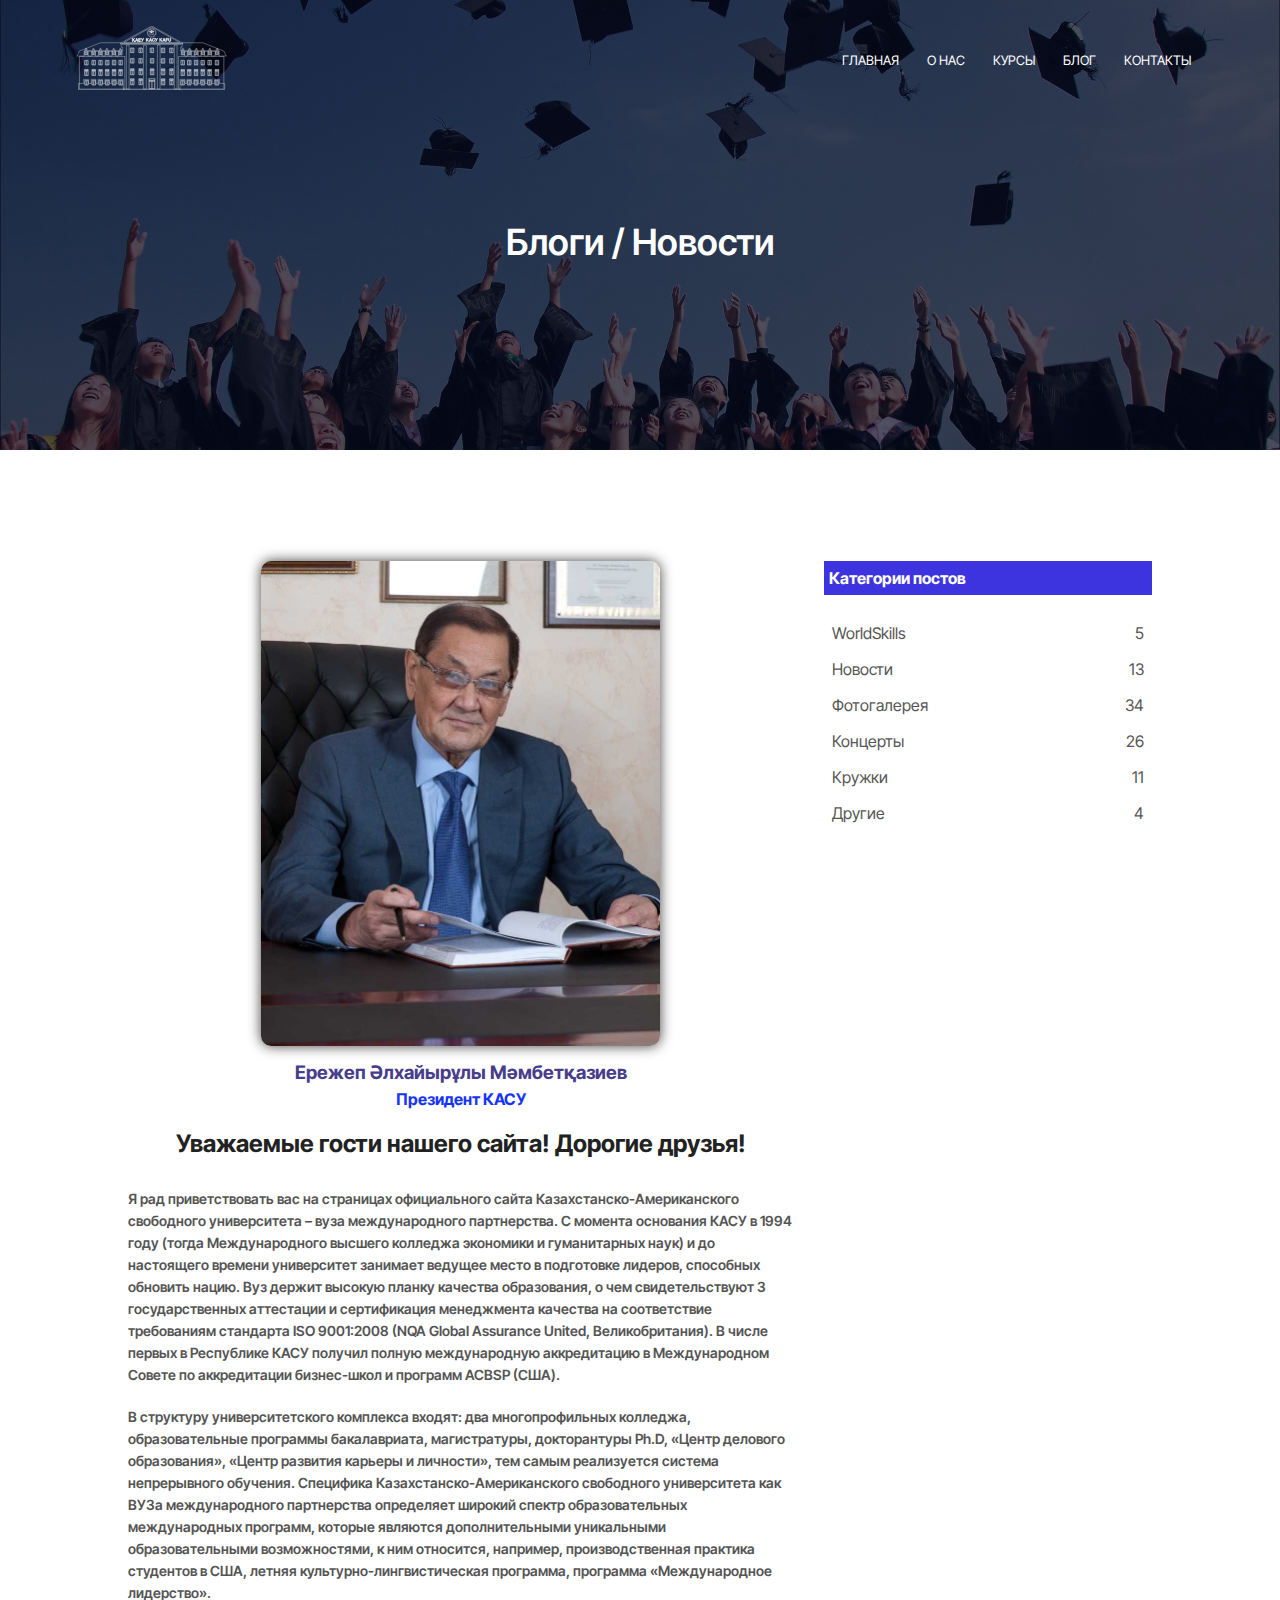
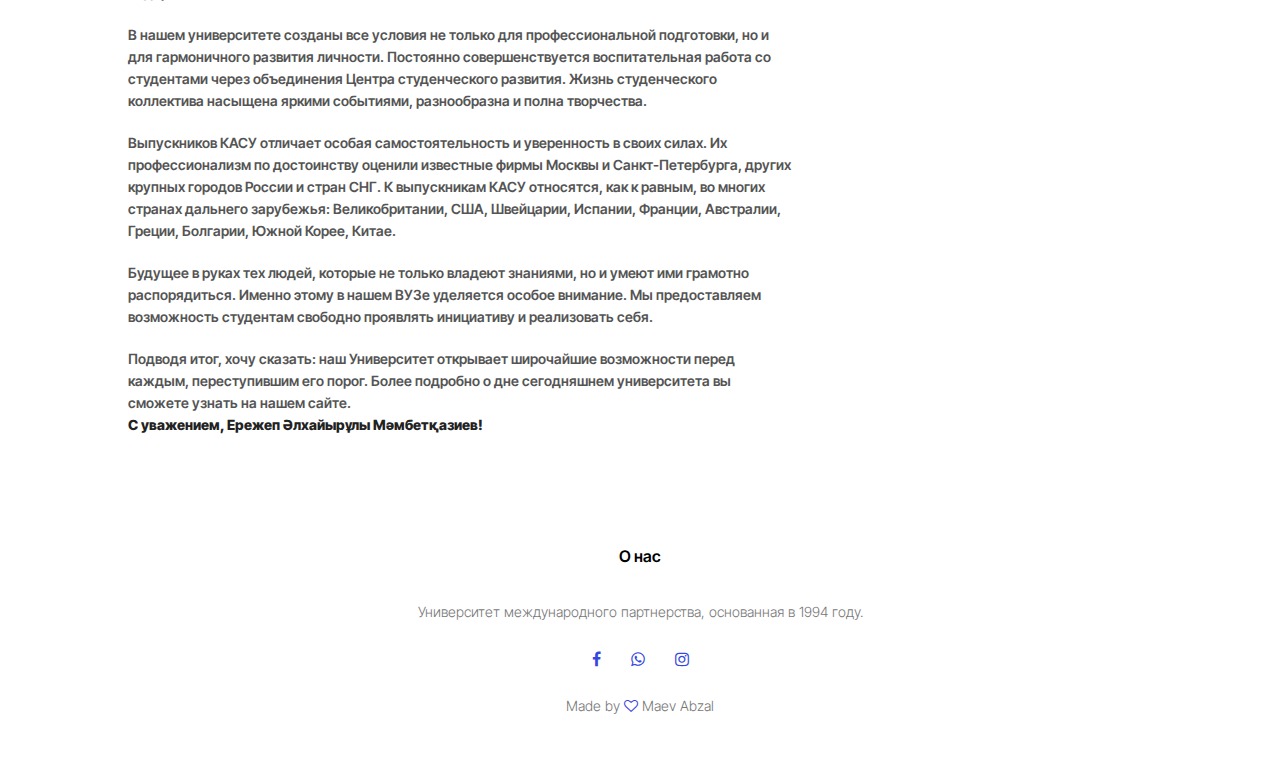
<file: blog.html>
<!DOCTYPE html>
<html>
<head>
    <link rel="apple-touch-icon" sizes="180x180" href="./favicon_io/apple-touch-icon.png">
    <link rel="icon" type="image/png" sizes="32x32" href="./favicon_io/favicon-32x32.png">
    <link rel="icon" type="image/png" sizes="16x16" href="./favicon_io/favicon-16x16.png">
    <link rel="manifest" href="/site.webmanifest">
    <meta name="viewport" content="with=device-width, initial-scale=1.0">
    <title>Блоги КАСУ</title>
    <link rel="stylesheet" href="style.css">
    <link rel="preconnect" href="https://fonts.gstatic.com" crossorigin>
    <link href="https://fonts.googleapis.com/css2?family=Abril+Fatface&family=Inter+Tight:ital,wght@0,100;0,200;0,300;0,400;0,500;0,600;0,700;0,800;0,900;1,100;1,200;1,300;1,400;1,500;1,600;1,700;1,800;1,900&display=swap" rel="stylesheet">
<link href="https://fonts.googleapis.com/css2?family=Montserrat:wght@100;200;300;400;600;700&display=swap" rel="stylesheet">
<link rel="stylesheet" href="https://stackpath.bootstrapcdn.com/font-awesome/4.7.0/css/font-awesome.min.css">
</head>
<body>
<section class="sub-header">
    <nav>
        <a href="index.html"><img src="images/building-logo.svg"></a>
        <div class="nav-links" id="navLinks">
           <i class="fa fa-times" onclick="hideMenu()"></i>
            <ul>
                <li><a href="index.html">ГЛАВНАЯ</a></li>
                <li><a href="about.html">О НАС</a></li>
                <li><a href="course.html">КУРСЫ</a></li>
                <li><a href="blog.html">БЛОГ</a></li>
                <li><a href="contact.html">КОНТАКТЫ</a></li>
            </ul>
        </div>
        <i class="fa fa-bars" onclick="showMenu()"></i>
    </nav>
    <h1>Блоги / Новости</h1>
</section>

<!----------- blog page content -------->
<section class="blog-content">
    <div class="row">
        <div class="blog-left">
            <img src="images/director-blog.jpg">
            <h3>Ережеп Әлхайырұлы Мәмбетқазиев</h3>
            <h4>Президент КАСУ</h4>
            <h2>Уважаемые гости нашего сайта! Дорогие друзья!</h2>
            <p>Я рад приветствовать вас на страницах официального сайта Казахстанско-Американского свободного университета &ndash; вуза международного партнерства.&nbsp;С момента основания КАСУ в 1994 году (тогда Международного высшего колледжа экономики и гуманитарных наук) и до настоящего времени университет занимает ведущее место в подготовке лидеров, способных обновить нацию. Вуз держит высокую планку качества образования, о чем свидетельствуют 3 государственных аттестации и сертификация менеджмента качества на соответствие требованиям стандарта ISO 9001:2008 (NQA Global Assurance United, Великобритания). В числе первых в Республике КАСУ получил полную международную аккредитацию в Международном Совете по аккредитации бизнес-школ и программ ACBSP (США).</p>
            <br>
            <p>В структуру университетского комплекса входят: два многопрофильных колледжа, образовательные программы бакалавриата, магистратуры, докторантуры Ph.D, &laquo;Центр делового образования&raquo;, &laquo;Центр развития карьеры и личности&raquo;, тем самым реализуется система непрерывного обучения.&nbsp;Специфика Казахстанско-Американского свободного университета как ВУЗа международного партнерства определяет широкий спектр образовательных международных программ, которые являются дополнительными уникальными образовательными возможностями, к ним относится, например, производственная практика студентов в США, летняя культурно-лингвистическая программа, программа &laquo;Международное лидерство&raquo;.</p>
            <br>
            <p>В нашем университете созданы все условия не только для профессиональной подготовки, но и для гармоничного развития личности. Постоянно совершенствуется воспитательная работа со студентами через объединения Центра студенческого развития. Жизнь студенческого коллектива насыщена яркими событиями, разнообразна и полна творчества.</p>
            <br>
            <p>Выпускников КАСУ отличает особая самостоятельность и уверенность в своих силах. Их профессионализм по достоинству оценили известные фирмы Москвы и Санкт-Петербурга, других крупных городов России и стран СНГ. К выпускникам КАСУ относятся, как к равным, во многих странах дальнего зарубежья: Великобритании, США, Швейцарии, Испании, Франции, Австралии, Греции, Болгарии, Южной Корее, Китае.</p>
            <br>
            <p>Будущее в руках тех людей, которые не только владеют знаниями, но и умеют ими грамотно распорядиться. Именно этому в нашем ВУЗе уделяется особое внимание. Мы предоставляем возможность студентам свободно проявлять инициативу и реализовать себя.</p>
            <br>
            <p>Подводя итог, хочу сказать: наш Университет открывает широчайшие возможности перед каждым, переступившим его порог. Более подробно о дне сегодняшнем университета вы сможете узнать на нашем сайте.</p>
            <p style="font-weight:800;color:#222">С уважением, Ережеп Әлхайырұлы Мәмбетқазиев!</p>
            

            
            
            
            
            
        </div>
        <div class="blog-right">
            <h3>Категории постов</h3>
            <div>
                <span>WorldSkills</span>
                <span>5</span>
            </div>
            <div>
                <span>Новости</span>
                <span>13</span>
            </div>
            <div>
                <span>Фотогалерея</span>
                <span>34</span>
            </div>
            <div>
                <span>Концерты</span>
                <span>26</span>
            </div>
            <div>
                <span>Кружки</span>
                <span>11</span>
            </div>
            <div>
                <span>Другие</span>
                <span>4</span>
            </div>
        </div>
    </div>
</section>



<!-- --- Footer ----->

<section class="footer">
    <h4>О нас</h4>
    <p>Университет международного партнерства, основанная в 1994 году.</p>
    <div class="icons">
        <a href="https://www.facebook.com/kafukz/"><i class="fa fa-facebook"></i></a>
        <a href="https://wa.me/77074400001?text=%D0%AF%20%D1%85%D0%BE%D1%87%D1%83%20%D0%BF%D0%BE%D1%81%D1%82%D1%83%D0%BF%D0%B8%D1%82%D1%8C%20%D0%BA%20%D0%B2%D0%B0%D0%BC,%20%D1%85%D0%BE%D1%87%D1%83%20%D0%BF%D1%80%D0%BE%D0%BA%D0%BE%D0%BD%D1%81%D1%83%D0%BB%D1%8C%D1%82%D0%B8%D1%80%D0%BE%D0%B2%D0%B0%D1%82%D1%8C%D1%81%D1%8F"><i class="fa fa-whatsapp"></i></a>
        <a href="https://www.instagram.com/kafukz/"><i class="fa fa-instagram"></i></a>
    </div>
    <p>Made by <i class="fa fa-heart-o"></i> Maev Abzal</p>
</section>







<!-------JavaScript for Toggle Menu------->
<script>
    
    var navLinks = document.getElementById("navLinks")
    function showMenu(){
        navLinks.style.right = "0";
    }
    function hideMenu(){
        navLinks.style.right = "-200px";
    }
    
</script>

</body>
</html>
</file>
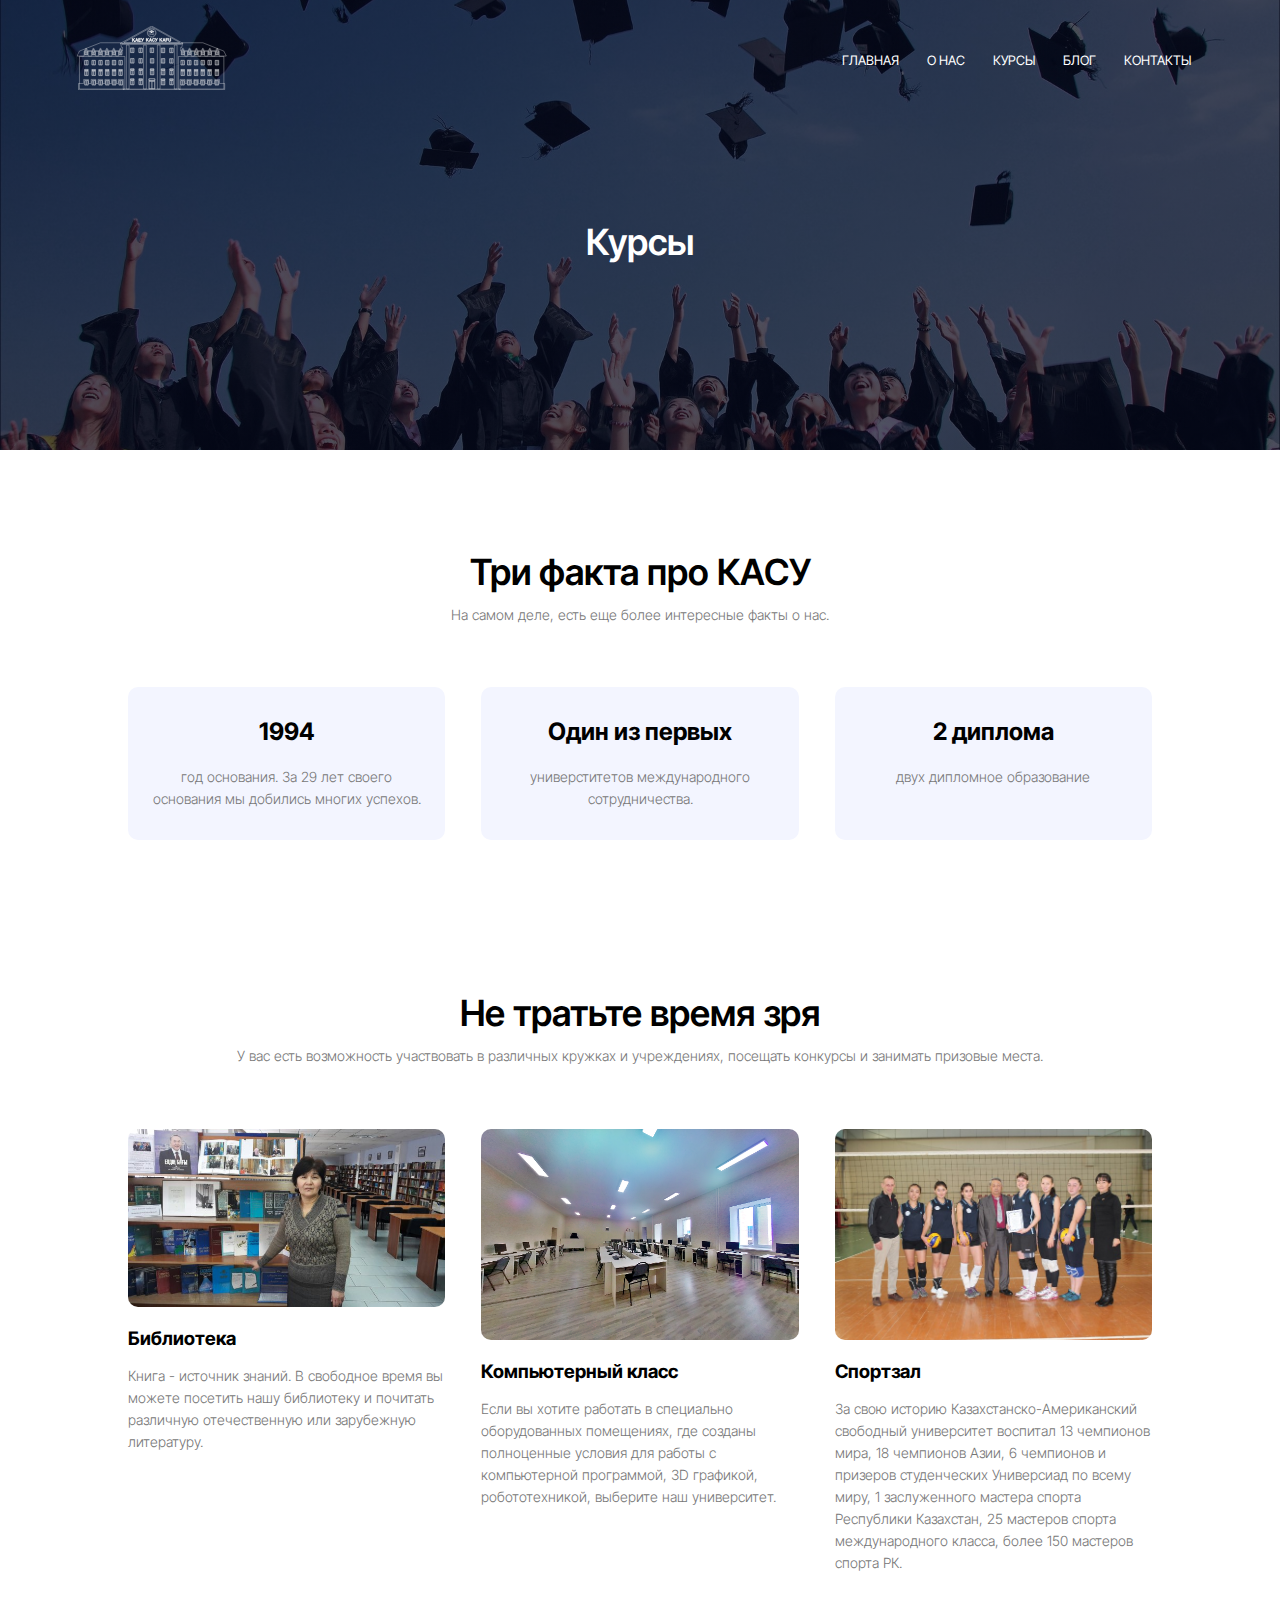
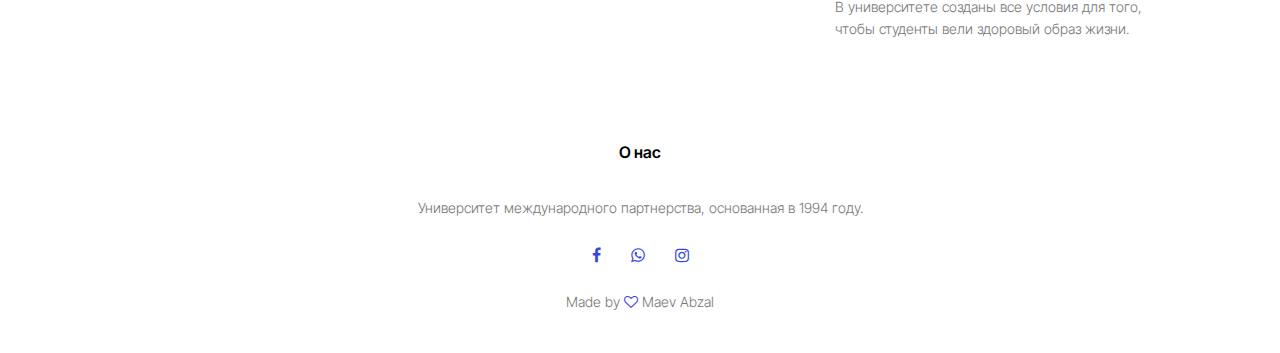
<file: course.html>
<!DOCTYPE html>
<html>
<head>
    <link rel="apple-touch-icon" sizes="180x180" href="./favicon_io/apple-touch-icon.png">
    <link rel="icon" type="image/png" sizes="32x32" href="./favicon_io/favicon-32x32.png">
    <link rel="icon" type="image/png" sizes="16x16" href="./favicon_io/favicon-16x16.png">
    <link rel="manifest" href="/site.webmanifest">
    <meta name="viewport" content="with=device-width, initial-scale=1.0">
    <title>Курсы - КАСУ</title>
    <link rel="stylesheet" href="style.css">
    <link rel="preconnect" href="https://fonts.gstatic.com" crossorigin>
    <link href="https://fonts.googleapis.com/css2?family=Abril+Fatface&family=Inter+Tight:ital,wght@0,100;0,200;0,300;0,400;0,500;0,600;0,700;0,800;0,900;1,100;1,200;1,300;1,400;1,500;1,600;1,700;1,800;1,900&display=swap" rel="stylesheet">
<link href="https://fonts.googleapis.com/css2?family=Montserrat:wght@100;200;300;400;600;700&display=swap" rel="stylesheet">
<link rel="stylesheet" href="https://stackpath.bootstrapcdn.com/font-awesome/4.7.0/css/font-awesome.min.css">
</head>
<body>
<section class="sub-header">
    <nav>
        <a href="index.html"><img src="images/building-logo.svg"></a>
        <div class="nav-links" id="navLinks">
           <i class="fa fa-times" onclick="hideMenu()"></i>
            <ul>
                <li><a href="index.html">ГЛАВНАЯ</a></li>
                <li><a href="about.html">О НАС</a></li>
                <li><a href="course.html">КУРСЫ</a></li>
                <li><a href="blog.html">БЛОГ</a></li>
                <li><a href="contact.html">КОНТАКТЫ</a></li>
            </ul>
        </div>
        <i class="fa fa-bars" onclick="showMenu()"></i>
    </nav>
    <h1>Курсы</h1>
</section>

<!------ Course ------>

<section class="course">
    <h1>Три факта про КАСУ</h1>
    <p>На самом деле, есть еще более интересные факты о нас.</p>
    
    <div class="row">
        <div class="course-col">
            <h2>1994</h2>
            <p>год основания. За 29 лет своего<br>основания мы добились многих успехов.</p>
        </div>
        <div class="course-col">
            <h2>Один из первых</h2>
            <p>универститетов международного сотрудничества.</p>
        </div>
        <div class="course-col">
            <h2>2 диплома</h2>
            <p>двух дипломное образование</p>
        </div>
    </div>
</section>

<!----- Facilities ----->
<section class="facilities">
    <h1>Не тратьте время зря</h1>
    <p>У вас есть возможность участвовать в различных кружках и учреждениях, посещать конкурсы и занимать призовые места.</p>
    
    <div class="row">
        <div class="facilities-col">
            <img src="images/library.jpg">
            <h3>Библиотека</h3>
            <p>Книга - источник знаний. В свободное время вы можете посетить нашу библиотеку и почитать различную отечественную или зарубежную литературу.</p>
        </div>
        <div class="facilities-col">
            <img src="images/computer-room.png">
            <h3>Компьютерный класс</h3>
            <p>Если вы хотите работать в специально оборудованных помещениях, где созданы полноценные условия для работы с компьютерной программой, 3D графикой, робототехникой, выберите наш университет.</p>
        </div>
        <div class="facilities-col">
            <img src="images/sport.jpg">
            <h3>Спортзал</h3>
            <p>За свою историю Казахстанско-Американский свободный университет воспитал 13 чемпионов мира, 18 чемпионов Азии, 6 чемпионов и призеров студенческих Универсиад по всему миру, 1 заслуженного мастера спорта Республики Казахстан, 25 мастеров спорта международного класса, более 150 мастеров спорта РК. <br><br> В  университете созданы все условия для того, чтобы студенты вели здоровый образ жизни.</p>
        </div>
    </div>
</section>

<!-- --- Footer ----->

<section class="footer">
    <h4>О нас</h4>
    <p>Университет международного партнерства, основанная в 1994 году.</p>
    <div class="icons">
        <a href="https://www.facebook.com/kafukz/"><i class="fa fa-facebook"></i></a>
        <a href="https://wa.me/77074400001?text=%D0%AF%20%D1%85%D0%BE%D1%87%D1%83%20%D0%BF%D0%BE%D1%81%D1%82%D1%83%D0%BF%D0%B8%D1%82%D1%8C%20%D0%BA%20%D0%B2%D0%B0%D0%BC,%20%D1%85%D0%BE%D1%87%D1%83%20%D0%BF%D1%80%D0%BE%D0%BA%D0%BE%D0%BD%D1%81%D1%83%D0%BB%D1%8C%D1%82%D0%B8%D1%80%D0%BE%D0%B2%D0%B0%D1%82%D1%8C%D1%81%D1%8F"><i class="fa fa-whatsapp"></i></a>
        <a href="https://www.instagram.com/kafukz/"><i class="fa fa-instagram"></i></a>
    </div>
    <p>Made by <i class="fa fa-heart-o"></i> Maev Abzal</p>
</section>








<!-------JavaScript for Toggle Menu------->
<script>
    
    var navLinks = document.getElementById("navLinks")
    function showMenu(){
        navLinks.style.right = "0";
    }
    function hideMenu(){
        navLinks.style.right = "-200px";
    }
    
</script>

</body>
</html>
</file>
<file: style.css>
*{
    margin: 0;
    padding: 0;
    font-family: 'Inter Tight', sans-serif;
}
.header{
    min-height: 100vh;
    width: 100%;
    background-image: linear-gradient(rgba(4,9,30,0.1),rgba(4,9,30,0.1)),url(images/collage.png);
    background-position: center;
    background-size: cover;
    position: relative;
}
.text-box{
    letter-spacing: -0.5px;
    word-spacing: 3px;
    text-shadow: 0px 0px 25px rgba(0, 0, 0, 1);
}
.text-box p{
    font-weight: normal;
}
nav{
    display: flex;
    padding: 2% 6%;
    justify-content: space-between;
    align-items: center;
}
nav img{
    width: 150px;
}
.nav-links{
    flex: 1;
    text-align: right;
}
.nav-links ul li{
    list-style: none;
    display: inline-block;
    padding: 8px 12px;
    position: relative;
}
.nav-links ul li a{
    color: #fff;
    text-decoration: none;
    font-size: 13px;
}
.nav-links ul li::after{
    content: '';
    width: 0%;
    height: 2px;
    background: #4e34e0;
    display: block;
    margin: auto;
    transition: 0.5s;
}
.nav-links ul li:hover::after{
    width: 100%;
}
.text-box{
    width: 90%;
    color: #fff;
    position: absolute;
    top: 50%;
    left: 50%;
    transform: translate(-50%,-50%);
    text-align: center;
}
.text-box h1{
    font-size: 7vh;
}
.text-box p{
    margin: 10px 0 40px;
    font-size: 3vh;
    color: #fff;
}
.hero-btn{
    display: inline-block;
    text-decoration: none;
    color: #fff;
    border: 1px solid #fff;
    padding: 12px 34px;
    font-size: 13px;
    background: transparent;
    position: relative;
    cursor: pointer;
    background-color: #3453e03e;
}
.hero-btn:hover{
    border: 1px solid #3453e0;
    background: #3462e0;
    transition: 1s;
}

nav .fa{
    display: none;
}

@media(max-width: 700px){
    .text-box h1{
    font-size: 6vw;
    }
    .text-box p{
        font-size: 4vw;
    }
    .nav-links ul li{
        display: block;
    }
    .nav-links{
        position: fixed;
        background: #3442e0;
        height: 100vh;
        width: 200px;
        top: 0;
        right: -200px;
        text-align: left;
        z-index: 2;
        transition: 1s;
    }
    nav .fa{
        display: block;
        color: #fff;
        margin: 10px;
        font-size: 22px;
        cursor: pointer;
    }
    .nav-links ul{
        padding: 30px;
    }
}

/*----- course -----*/

.course{
    width: 80%;
    margin: auto;
    text-align: center;
    padding-top: 100px;
}
h1{
    font-size: 36px;
    font-weight: 600;
}

p{
    color: #777;
    font-size: 14px;
    font-weight: 300;
    line-height: 22px;
    padding: 10px;
}

.row{
    margin-top: 5%;
    display: flex;
    justify-content: space-between;
}
.course-col{
    flex-basis: 31%;
    background: #f3f5ff;
    border-radius: 10px;
    margin-bottom: 5%;
    padding: 20px 12px;
    box-sizing: border-box;
    transition: 0.5s;
}
h2{
    text-align: center;
    font-weight: bold;
    margin: 10px 0;
}
.course-col:hover{
    box-shadow: 0 0 20px 0px rgba(0,0,0,0.2);
}
@media(max-width: 700px){
    .row{
        flex-direction: column;
    }
}

/*----- campus -----*/

.campus{
    width: 80%;
    margin: auto;
    text-align: center;
    padding-top: 50px;
}
.campus-col{
    flex-basis: 32%;
    border-radius: 10px;
    margin-bottom: 30px;
    position: relative;
    overflow: hidden;
}
.campus-col img{
    width: 100%;
    display: block;
}
.layer{
    background: transparent;
    height: 100%;
    width: 100%;
    position: absolute;
    top: 0;
    left: 0;
    transition: 0.5s;
}
.layer:hover{
    background: rgba(0, 8, 226, 0.7);
}
.layer h3{
    width: 100%;
    font-weight: 500;
    color: #fff;
    font-size: 26px;
    bottom: 0;
    left: 50%;
    transform: translateX(-50%);
    position: absolute;
    opacity: 0;
    transition: 0.5s;
}
.layer:hover h3{
    bottom: 49%;
    opacity: 1;
}

/*----- facilities -----*/

.facilities{
    width: 80%;
    margin: auto;
    text-align: center;
    padding-top: 100px;
}
.facilities-col{
    flex-basis: 31%;
    border-radius: 10px;
    margin-bottom: 5%;
    text-align: left;
}

.facilities-col img{
    width: 100%;
    border-radius: 10px;
}
.facilities-col p{
    padding: 0;
}
.facilities-col h3{
    margin-top: 16px;
    margin-bottom: 15px;
    text-align: left;
}

/*----- testimonials -----*/

.testimonials{
    width: 80%;
    margin: auto;
    padding-top: 100px;
    text-align: center;
}
.testimonial-col{
    flex-basis: 44%;
    border-radius: 10px;
    margin-bottom: 5%;
    text-align: left;
    background: #fef3ff;
    padding: 25px;
    cursor: pointer;
    display: flex;
}
.testimonial-col img{
    height: 40px;
    margin-left: 5px;
    margin-right: 30px;
    border-radius: 50%;
}
.testimonial-col p{
    padding: 0;
}
.testimonial-col h3{
    margin-top: 15px;
    text-align: left;
}
.testimonial-col .fa{
    color: #e034be;
}
@media(max-width: 700px){
    .testimonial-col img{
        margin-left: 0px;
        margin-right: 15px;
    }
}

/*----- call to action -----*/

.cta{
    margin: 100px auto;
    width: 80%;
    background-image: linear-gradient(rgba(0,0,0,0.7),rgba(0,0,0,0.7)),url(images/background.jpg);
    background-position: center;
    background-size: cover;
    border-radius: 10px;
    text-align: center;
    padding: 100px 0;
}
.cta h1{
    color: #fff;
    margin-bottom: 40px;
    padding: 0;
}
@media(max-width: 700px){
    .cta  h1{
        font-size: 22px;
    }
}



/*----- footer -----*/

.footer{
    width: 100%;
    text-align: center;
    padding: 30px 0;
}

.footer h4{
    margin-bottom: 25px;
    margin-top: 20px;
    font-weight: 600;
}
.icons .fa{
    color: #3448e0;
    margin: 0 13px;
    cursor: pointer;
    padding: 18px 0;
}
.fa-heart-o{
    color: #343ae0;
}

/*----------- about us page ------------*/

.sub-header{
    height: 50vh;
    width: 100%;
    background-image: linear-gradient(rgba(4,9,30,0.7),rgba(4,9,30,0.7)),url(images/background.jpg);
    background-position: center;
    background-size: cover;
    text-align: center;
    color: #fff;
}
.sub-header h1{
    margin-top: 100px;
}

.about-us{
    width: 80%;
    margin: auto;
    padding-top: 80px;
    padding-bottom: 50px;
}

.about-col{
    flex-basis: 48%;
    padding: 30px 2px;
}
.about-col img{
    width: 100%;
    border-radius: 10px;
}

.about-col h1{
    padding-top: 0;
}
.about-col p{
    padding: 15px 0 25px;
    color: #222;
    font-weight: 700;
}

.red-btn{
    border: 1px solid #3434e0;
    background: transparent;
    color: #3434e0;
}

.red-btn:hover{
    color: #fff;
}

/*--------- blog-content -------*/

.blog-content{
    width: 80%;
    margin: auto;
    padding: 60px 0;
}
.blog-left{
    flex-basis: 65%;
}
.blog-left h3{
    margin: 15px auto;
    text-overflow: unset;
    white-space: normal;
    text-align: center;
    color: darkslateblue;
}
.blog-left h4{
    margin: -10px auto;
    text-overflow: unset;
    white-space: normal;
    text-align: center;
    color: rgb(20, 51, 255);
}
.blog-left img{
    display: block;
    margin-left: auto;
    margin-right: auto;
    width: 60%;
    border-radius: 10px;
    box-shadow: 0px 0px 13px rgba(0, 0, 0, 0.75);
}
.blog-left h2{
    color: #222;
    font-weight: 700;
    margin: 30px 0;
}
.blog-left p{
    color: #545454;
    padding: 0;
    font-weight: 600;
}


.blog-right{
    flex-basis: 32%;
}
.blog-right h3{
    background: #3d34e0;
    color: #fff;
    padding: 7px 5px;
    font-size: 16px;
    margin-bottom: 20px;
}
.blog-right div{
    display: flex;
    align-items: center;
    justify-content: space-between;
    color: #555;
    padding: 8px;
    box-sizing: border-box;
}

.comment-box{
    border: 1px solid #ccc;
    margin: 50px 0;
    padding: 10px 20px;
}
.comment-box h3{
    text-align: left;
}
.comment-form input, .comment-form textarea{
    width: 100%;
    padding: 10px;
    margin: 15px 0;
    box-sizing: border-box;
    border: none;
    outline: none;
    background: #f0f0f0;
}

.comment-form button{
    margin: 10px 0;
}

@media(max-width:700px){
    .sub-header h1{
        font-size: 24px;
    }
}

/*------------- contact us page -----------*/
.location{
    width: 80%;
    margin: auto;
    padding: 80px 0;
}
.location iframe{
    width: 100%;
    border-radius: 10px;
}
.contact-us{
    width: 80%;
    margin: auto;
}

.contact-col{
    flex-basis: 48%;
    margin-bottom: 30px;
}
.contact-col div{
    display: flex;
    align-items: center;
    margin-bottom: 40px;
}
.contact-col div .fa{
    font-size: 28px;
    color: #3a34e0;
    margin: 10px;
    margin-right: 30px;
}
.contact-col div{
    padding: 0;
}
.contact-col div h5{
    font-size: 20px;
    margin-bottom: 5px;
    color: #555;
    font-weight: 400;
}
.contact-col input, .contact-col textarea{
    width: 100%;
    padding: 15px;
    margin-bottom: 17px;
    outline: none;
    border: 1px solid #ccc;
    box-sizing: border-box;
}
</file>
